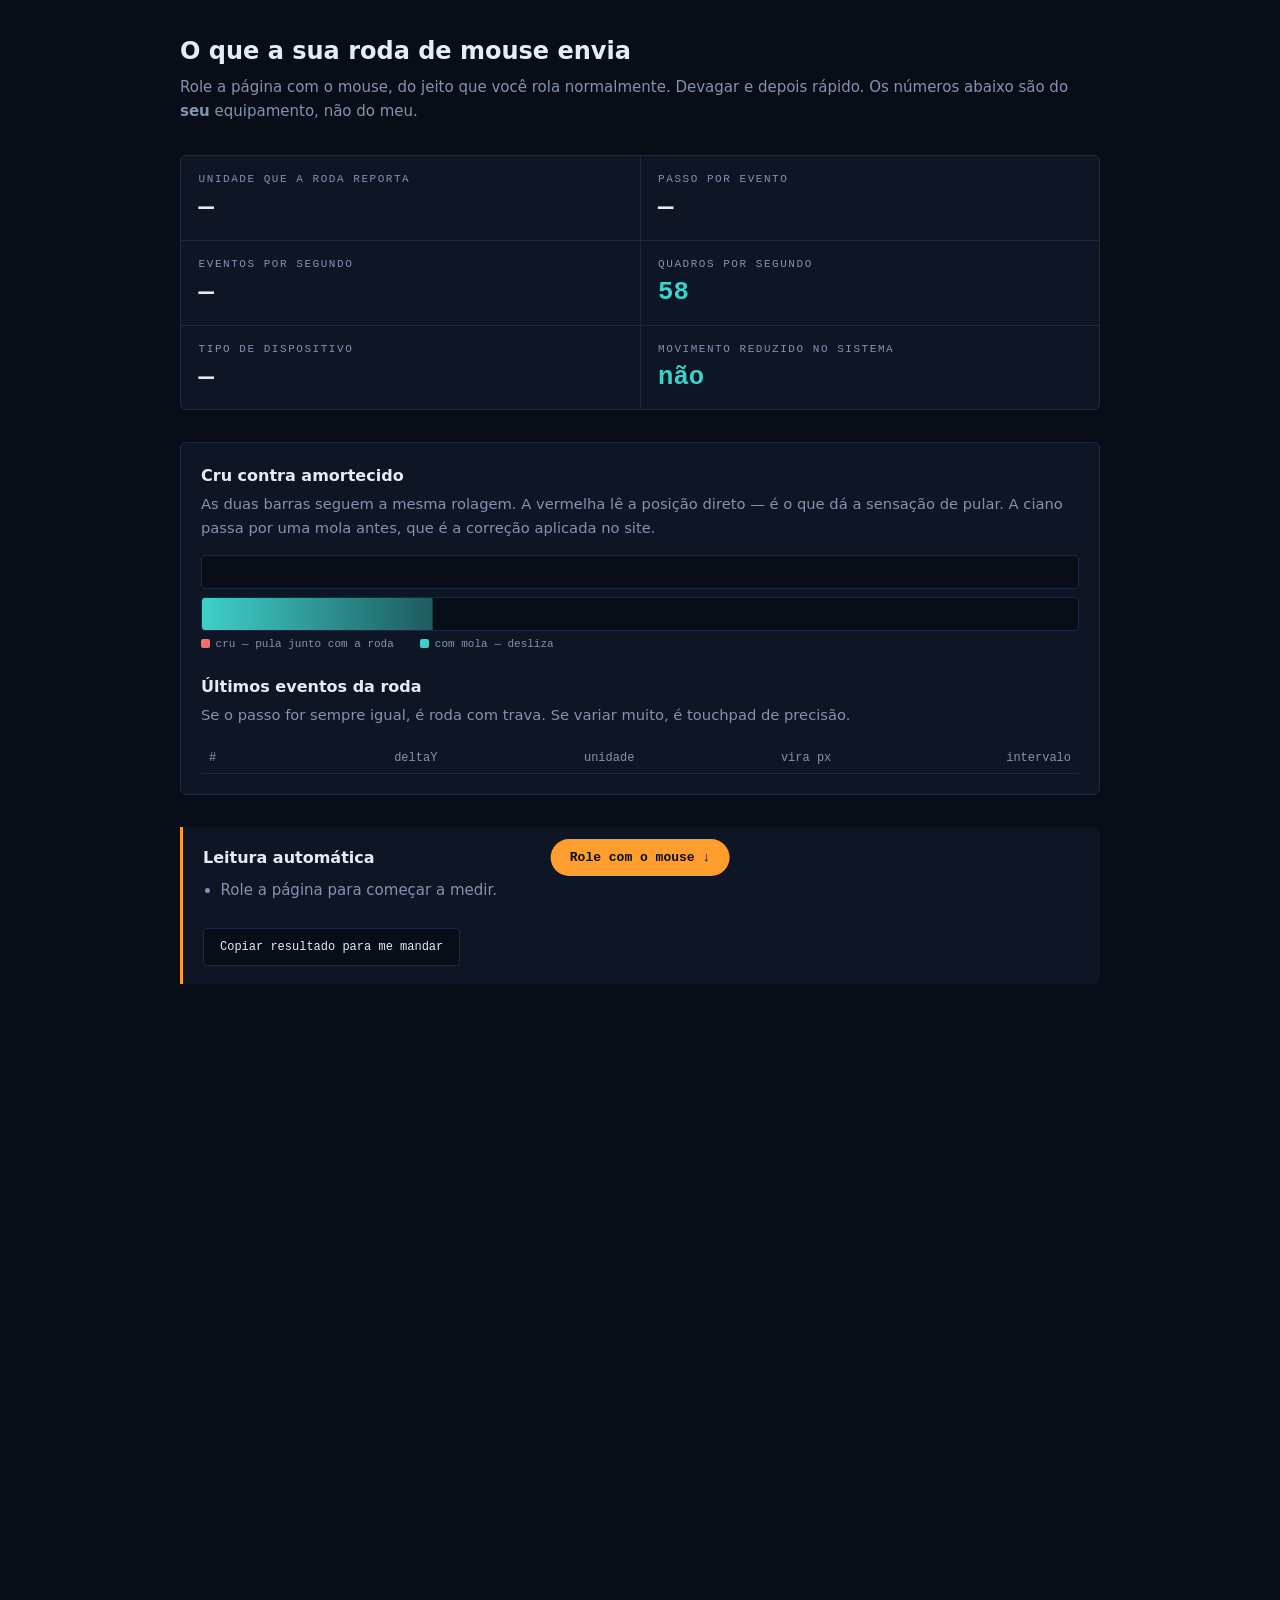
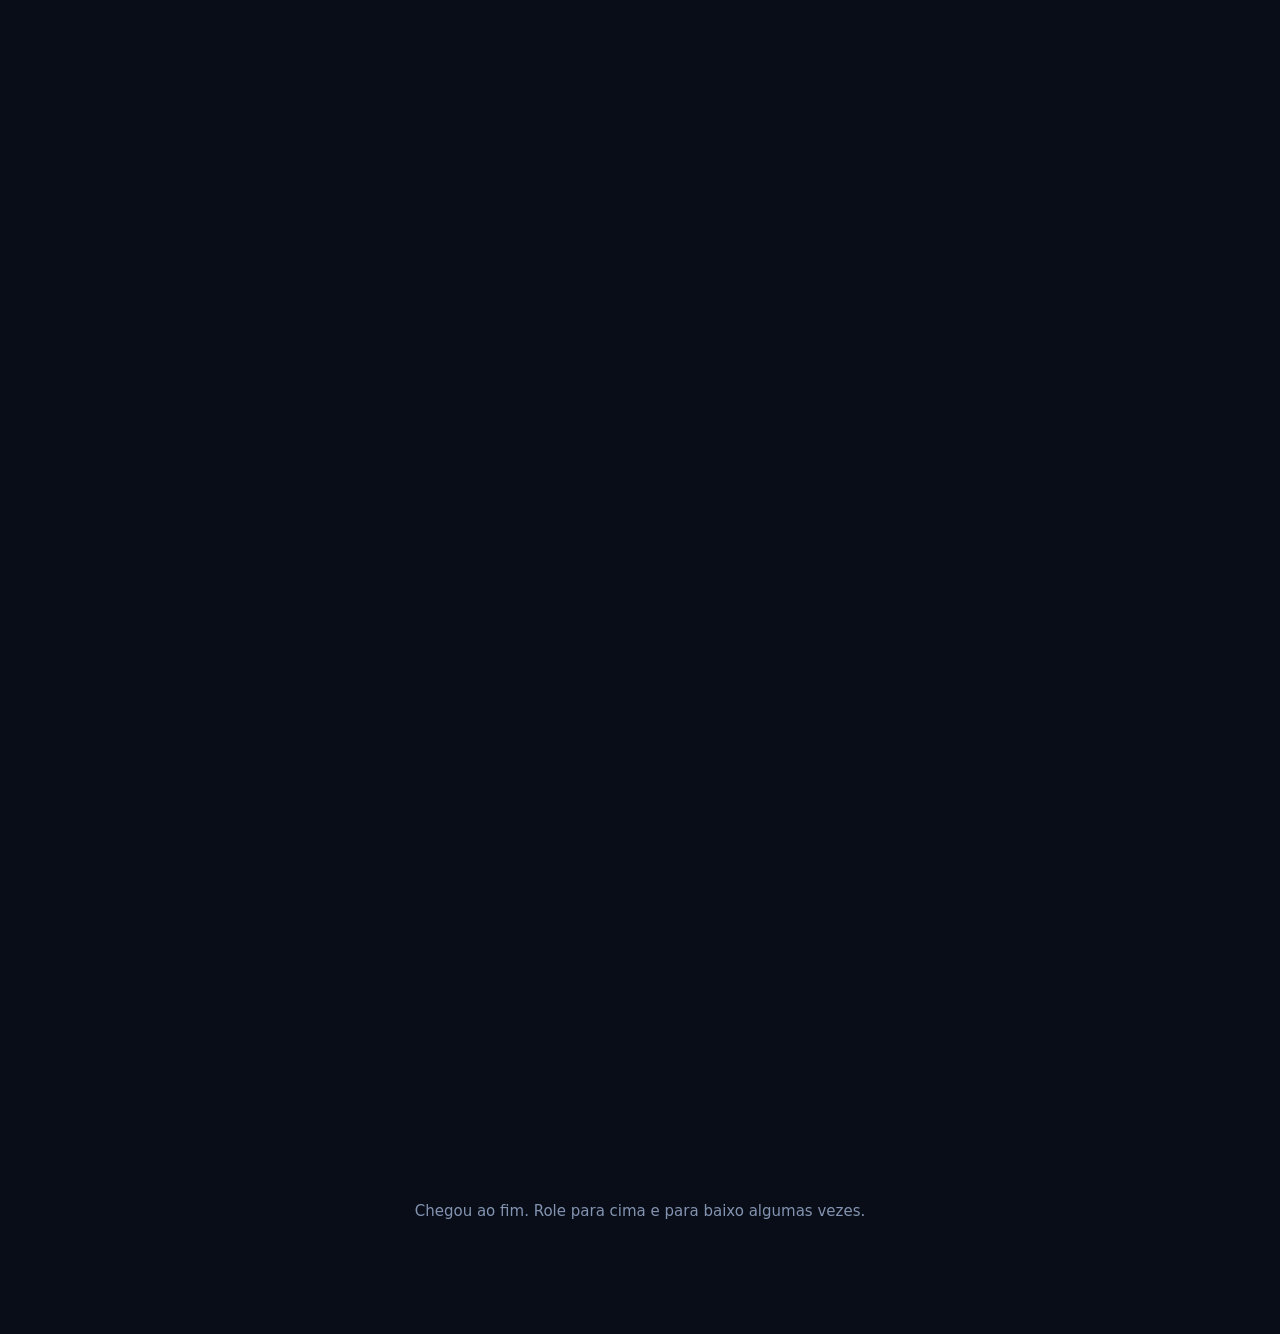
<file: scroll-teste.html>
<!doctype html>
<html lang="pt-BR">
<head>
<meta charset="utf-8">
<meta name="viewport" content="width=device-width,initial-scale=1">
<title>Teste de rolagem — o que o seu mouse envia</title>
<style>
  :root{
    --ink:#080D18; --ink2:#0E1626; --line:#1C2942;
    --paper:#E6ECF7; --muted:#8393B0; --amber:#FF9E2C; --cyan:#3FD0C9; --vermelho:#FF6B6B;
    --mono:ui-monospace,"IBM Plex Mono",Consolas,monospace;
  }
  *{box-sizing:border-box}
  body{margin:0;background:var(--ink);color:var(--paper);font:15px/1.6 system-ui,sans-serif}
  .wrap{max-width:960px;margin:0 auto;padding:2rem 1.25rem 6rem}
  h1{font-size:1.5rem;margin:0 0 .3rem}
  .sub{color:var(--muted);margin:0 0 2rem}
  .grade{display:grid;gap:1px;background:var(--line);border:1px solid var(--line);border-radius:6px;overflow:hidden}
  @media(min-width:700px){.grade{grid-template-columns:repeat(2,1fr)}}
  .cel{background:var(--ink2);padding:1rem 1.1rem}
  .rot{font:11px/1.4 var(--mono);letter-spacing:.14em;text-transform:uppercase;color:var(--muted)}
  .val{font:600 1.6rem/1.2 var(--mono);margin-top:.35rem}
  .val small{font-size:.8rem;font-weight:400;color:var(--muted)}
  .ok{color:var(--cyan)} .alerta{color:var(--amber)} .ruim{color:var(--vermelho)}

  .painel{margin-top:2rem;border:1px solid var(--line);border-radius:6px;background:var(--ink2);padding:1.25rem}
  .painel h2{font-size:1rem;margin:0 0 .2rem}
  .painel p{color:var(--muted);margin:.2rem 0 1rem;font-size:.92rem}

  .pista{position:relative;height:34px;background:var(--ink);border:1px solid var(--line);border-radius:4px;overflow:hidden;margin-bottom:.5rem}
  .barra{position:absolute;inset:0 auto 0 0;width:100%;transform-origin:left;transform:scaleX(0)}
  .b-cru{background:linear-gradient(90deg,var(--vermelho),color-mix(in srgb,var(--vermelho) 40%,transparent))}
  .b-mola{background:linear-gradient(90deg,var(--cyan),color-mix(in srgb,var(--cyan) 40%,transparent))}
  .legenda{font:11px/1 var(--mono);color:var(--muted);margin-bottom:1rem}
  .legenda i{display:inline-block;width:9px;height:9px;border-radius:2px;margin-right:.35rem;vertical-align:-1px}

  table{width:100%;border-collapse:collapse;font:12px/1.5 var(--mono);margin-top:.5rem}
  th,td{text-align:right;padding:.4rem .5rem;border-bottom:1px solid var(--line)}
  th{color:var(--muted);font-weight:500;text-align:right}
  th:first-child,td:first-child{text-align:left}

  .veredito{margin-top:2rem;border-left:3px solid var(--amber);background:var(--ink2);padding:1.1rem 1.25rem;border-radius:0 6px 6px 0}
  .veredito h2{margin:0 0 .5rem;font-size:1rem}
  .veredito ul{margin:.4rem 0 0;padding-left:1.1rem;color:var(--muted)}
  .veredito li{margin:.35rem 0}
  .copiar{margin-top:1.25rem;font:12px var(--mono);background:var(--ink);border:1px solid var(--line);
          color:var(--paper);padding:.7rem 1rem;border-radius:4px;cursor:pointer}
  .copiar:hover{border-color:var(--amber);color:var(--amber)}
  .espaco{height:200vh}
  .aviso{position:fixed;left:50%;translate:-50% 0;bottom:1.5rem;background:var(--amber);color:var(--ink);
         font:600 13px var(--mono);padding:.7rem 1.2rem;border-radius:999px}
</style>
</head>
<body>
<div class="wrap">
  <h1>O que a sua roda de mouse envia</h1>
  <p class="sub">Role a página com o mouse, do jeito que você rola normalmente. Devagar e depois rápido.
     Os números abaixo são do <b>seu</b> equipamento, não do meu.</p>

  <div class="grade">
    <div class="cel"><div class="rot">Unidade que a roda reporta</div><div class="val" id="modo">—</div></div>
    <div class="cel"><div class="rot">Passo por evento</div><div class="val" id="passo">—</div></div>
    <div class="cel"><div class="rot">Eventos por segundo</div><div class="val" id="taxa">—</div></div>
    <div class="cel"><div class="rot">Quadros por segundo</div><div class="val" id="fps">—</div></div>
    <div class="cel"><div class="rot">Tipo de dispositivo</div><div class="val" id="tipo">—</div></div>
    <div class="cel"><div class="rot">Movimento reduzido no sistema</div><div class="val" id="reduz">—</div></div>
  </div>

  <div class="painel">
    <h2>Cru contra amortecido</h2>
    <p>As duas barras seguem a mesma rolagem. A vermelha lê a posição direto — é o que dá a sensação
       de pular. A ciano passa por uma mola antes, que é a correção aplicada no site.</p>
    <div class="pista"><div class="barra b-cru" id="bCru"></div></div>
    <div class="pista"><div class="barra b-mola" id="bMola"></div></div>
    <div class="legenda">
      <span><i style="background:#FF6B6B"></i>cru — pula junto com a roda</span> &nbsp;&nbsp;
      <span><i style="background:#3FD0C9"></i>com mola — desliza</span>
    </div>

    <h2 style="margin-top:1.5rem">Últimos eventos da roda</h2>
    <p>Se o passo for sempre igual, é roda com trava. Se variar muito, é touchpad de precisão.</p>
    <table>
      <thead><tr><th>#</th><th>deltaY</th><th>unidade</th><th>vira px</th><th>intervalo</th></tr></thead>
      <tbody id="log"></tbody>
    </table>
  </div>

  <div class="veredito">
    <h2>Leitura automática</h2>
    <ul id="diag"><li>Role a página para começar a medir.</li></ul>
    <button class="copiar" id="copiar">Copiar resultado para me mandar</button>
  </div>

  <div class="espaco"></div>
  <p style="color:var(--muted);text-align:center">Chegou ao fim. Role para cima e para baixo algumas vezes.</p>
</div>

<div class="aviso" id="aviso">Role com o mouse ↓</div>

<script>
(function () {
  var $ = function (id) { return document.getElementById(id); };

  /* ── captura da roda ── */
  var eventos = [], ultimoT = 0, unidades = {0:'pixels', 1:'linhas', 2:'páginas'};
  var totalEventos = 0, janela = [];

  function emPixels(e) {
    if (e.deltaMode === 1) return e.deltaY * 18;
    if (e.deltaMode === 2) return e.deltaY * innerHeight;
    return e.deltaY;
  }

  addEventListener('wheel', function (e) {
    var agora = performance.now();
    var intervalo = ultimoT ? agora - ultimoT : 0;
    ultimoT = agora;
    totalEventos++;
    janela.push(agora);
    while (janela.length && agora - janela[0] > 1000) janela.shift();

    eventos.unshift({ d: e.deltaY, m: e.deltaMode, px: emPixels(e), dt: intervalo });
    if (eventos.length > 8) eventos.pop();

    $('modo').innerHTML = unidades[e.deltaMode] +
      ' <small>(deltaMode ' + e.deltaMode + ')</small>';
    $('modo').className = 'val ' + (e.deltaMode === 0 ? 'ok' : 'alerta');

    var abs = Math.abs(emPixels(e));
    $('passo').innerHTML = Math.round(abs) + ' <small>px</small>';
    $('taxa').textContent = janela.length;

    var linhas = eventos.map(function (v, i) {
      return '<tr><td>' + (i + 1) + '</td><td>' + v.d.toFixed(1) + '</td><td>' +
             unidades[v.m] + '</td><td>' + Math.round(v.px) + ' px</td><td>' +
             (v.dt ? Math.round(v.dt) + ' ms' : '—') + '</td></tr>';
    }).join('');
    $('log').innerHTML = linhas;

    /* roda com trava manda sempre o mesmo passo; touchpad varia */
    var passos = eventos.map(function (v) { return Math.abs(v.px); });
    var maior = Math.max.apply(null, passos), menor = Math.min.apply(null, passos);
    var variacao = maior > 0 ? (maior - menor) / maior : 0;
    if (eventos.length >= 4) {
      var touchpad = variacao > 0.35 || janela.length > 25;
      $('tipo').textContent = touchpad ? 'touchpad de precisão' : 'roda com trava';
      $('tipo').className = 'val';
    }
    $('aviso').style.display = 'none';
    avalia();
  }, { passive: true });

  /* ── fps ── */
  var quadros = 0, t0 = performance.now(), fpsAtual = 0;
  function conta(t) {
    quadros++;
    if (t - t0 >= 1000) {
      fpsAtual = Math.round(quadros * 1000 / (t - t0));
      $('fps').textContent = fpsAtual;
      $('fps').className = 'val ' + (fpsAtual >= 50 ? 'ok' : fpsAtual >= 30 ? 'alerta' : 'ruim');
      quadros = 0; t0 = t;
    }
    requestAnimationFrame(conta);
  }
  requestAnimationFrame(conta);

  /* ── cru contra mola ── */
  var alvo = 0, atual = 0;
  function progresso() {
    var max = document.documentElement.scrollHeight - innerHeight;
    return max > 0 ? scrollY / max : 0;
  }
  function anima() {
    alvo = progresso();
    atual += (alvo - atual) * 0.085;
    $('bCru').style.transform = 'scaleX(' + alvo.toFixed(4) + ')';
    $('bMola').style.transform = 'scaleX(' + atual.toFixed(4) + ')';
    requestAnimationFrame(anima);
  }
  requestAnimationFrame(anima);

  /* ── leitura automática ── */
  var reduzido = matchMedia('(prefers-reduced-motion: reduce)').matches;
  $('reduz').textContent = reduzido ? 'SIM' : 'não';
  $('reduz').className = 'val ' + (reduzido ? 'alerta' : 'ok');

  function avalia() {
    var itens = [];
    var e = eventos[0];
    if (!e) return;

    if (e.m !== 0)
      itens.push('<b class="alerta">A roda reporta em ' + unidades[e.m] + ', não em pixels.</b> ' +
        'Todo código que trata deltaY como pixel rola quase nada. O site já converte.');
    else
      itens.push('A roda reporta em pixels, que é o caso mais comum.');

    if (fpsAtual && fpsAtual < 50)
      itens.push('<b class="ruim">Só ' + fpsAtual + ' quadros por segundo.</b> ' +
        'Abaixo de 50 nenhuma animação parece lisa, por melhor que seja o código. ' +
        'A causa costuma ser aceleração de hardware desligada no Chrome ou driver de vídeo.');
    else if (fpsAtual)
      itens.push('Quadros em ' + fpsAtual + ' por segundo — folga suficiente para animar.');

    if (reduzido)
      itens.push('<b class="alerta">O Windows está com efeitos de animação desligados.</b> ' +
        'Isso desliga a rolagem suave nativa do Chrome: a página passa a saltar de uma vez ' +
        'a cada volta da roda. É a causa mais provável do "pula linha".');

    var passo = Math.abs(e.px);
    if (passo > 150)
      itens.push('<b class="alerta">Cada volta anda ' + Math.round(passo) + 'px.</b> ' +
        'Passo grande consome a animação rápido demais; o curso das cenas precisa acompanhar.');

    $('diag').innerHTML = itens.map(function (i) { return '<li>' + i + '</li>'; }).join('');
  }

  $('copiar').addEventListener('click', function () {
    var e = eventos[0] || {};
    var txt = [
      'unidade: ' + (unidades[e.m] || '?') + ' (deltaMode ' + e.m + ')',
      'passo por evento: ' + Math.round(Math.abs(e.px || 0)) + ' px',
      'eventos por segundo: ' + janela.length,
      'fps: ' + fpsAtual,
      'tipo: ' + $('tipo').textContent,
      'movimento reduzido: ' + (reduzido ? 'SIM' : 'nao'),
      'tela: ' + innerWidth + 'x' + innerHeight,
      'navegador: ' + navigator.userAgent
    ].join('\n');
    navigator.clipboard.writeText(txt).then(function () {
      $('copiar').textContent = 'copiado — cole na conversa';
    }, function () {
      prompt('Copie este texto:', txt);
    });
  });
})();
</script>
</body>
</html>
</file>
